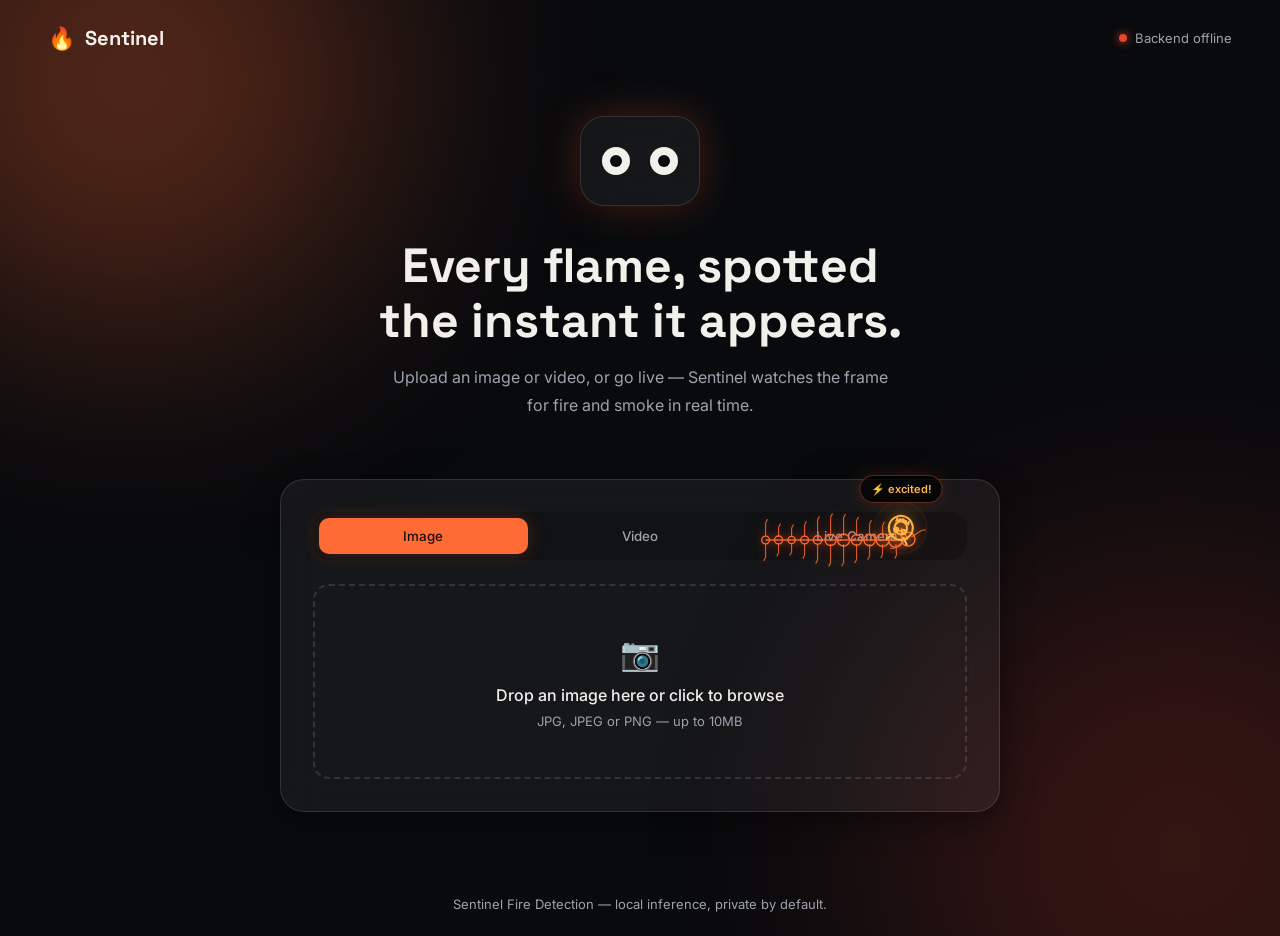
<file: frontend/assets/index.html>
<!DOCTYPE html>
<html lang="en">
<head>
  <meta charset="UTF-8" />

  <meta name="viewport"
        content="width=device-width, initial-scale=1.0" />

  <meta name="theme-color" content="#080a0d" />

  <title>Sentinel — AI Fire Detection</title>

  <link rel="preconnect" href="https://fonts.googleapis.com">

  <link
    href="https://fonts.googleapis.com/css2?family=Space+Grotesk:wght@400;500;600;700&family=Inter:wght@400;500;600&display=swap"
    rel="stylesheet"
  >

  <link rel="stylesheet" href="style.css" />
</head>

<body>

  <!-- =====================================================
       BACKGROUND
  ====================================================== -->

  <div class="bg-glow bg-glow-1"></div>
  <div class="bg-glow bg-glow-2"></div>
  <div class="grid-background"></div>


  <!-- =====================================================
       SKELETON CREATURE
  ====================================================== -->

  <canvas id="creatureCanvas"></canvas>

  <div id="creatureEmotion">
    <span id="emotionText">...</span>
  </div>


  <!-- =====================================================
       HEADER
  ====================================================== -->

  <header class="topbar">

    <div class="brand">

      <span class="brand-mark">🔥</span>

      <span class="brand-name">
        Sentinel
      </span>

    </div>

    <nav class="topbar-status">

      <span
        class="status-dot"
        id="apiStatusDot">
      </span>

      <span id="apiStatusText">
        Checking system…
      </span>

    </nav>

  </header>


  <!-- =====================================================
       HERO
  ====================================================== -->

  <section class="hero">

    <div class="mascot-wrap">

      <div
        class="mascot glass"
        id="mascot">

        <div
          class="mascot-eye left"
          id="eyeLeft">

          <div class="pupil"></div>

        </div>

        <div
          class="mascot-eye right"
          id="eyeRight">

          <div class="pupil"></div>

        </div>

      </div>

    </div>


    <h1 class="hero-title">
      Every flame, spotted<br>
      the instant it appears.
    </h1>


    <p class="hero-sub">
      Upload an image or video, or go live —
      Sentinel watches the frame for fire and
      smoke in real time.
    </p>

  </section>


  <!-- =====================================================
       DETECTION PANEL
  ====================================================== -->

  <section
    class="panel glass"
    id="detectPanel">


    <!-- TABS -->

    <div class="tabs">

      <button
        class="tab active"
        data-tab="image">

        Image

      </button>


      <button
        class="tab"
        data-tab="video">

        Video

      </button>


      <button
        class="tab"
        data-tab="live">

        Live Camera

      </button>

    </div>


    <!-- ===================================================
         IMAGE
    ==================================================== -->

    <div
      class="tab-content active"
      id="tab-image">


      <label
        class="dropzone"
        id="dropzoneImage">

        <input
          type="file"
          id="imageInput"
          accept=".jpg,.jpeg,.png,image/jpeg,image/png"
          hidden
        />


        <span class="dropzone-icon">
          📷
        </span>


        <span class="dropzone-text">
          Drop an image here or click to browse
        </span>


        <span class="dropzone-hint">
          JPG, JPEG or PNG — up to 10MB
        </span>

      </label>


      <div
        class="results"
        id="resultsImage"
        hidden>


        <div class="result-media">

          <img
            id="resultImageEl"
            alt="AI detection result"
          />

        </div>


        <div class="result-info">

          <div
            class="result-badge"
            id="resultBadgeImage">

            Analyzing…

          </div>


          <ul
            class="result-detections"
            id="resultDetectionsImage">
          </ul>

        </div>

      </div>

    </div>


    <!-- ===================================================
         VIDEO
    ==================================================== -->

    <div
      class="tab-content"
      id="tab-video">


      <label
        class="dropzone"
        id="dropzoneVideo">

        <input
          type="file"
          id="videoInput"
          accept=".mp4,.avi,.mov,video/mp4,video/quicktime,video/x-msvideo"
          hidden
        />


        <span class="dropzone-icon">
          🎬
        </span>


        <span class="dropzone-text">
          Drop a video here or click to browse
        </span>


        <span class="dropzone-hint">
          MP4, AVI or MOV — up to 10MB
        </span>

      </label>


      <div
        class="results"
        id="resultsVideo"
        hidden>


        <div class="result-media">

          <video
            id="resultVideoEl"
            controls
            playsinline>
          </video>

        </div>


        <div class="result-info">

          <div
            class="result-badge"
            id="resultBadgeVideo">

            Analyzing…

          </div>


          <ul
            class="result-detections"
            id="resultDetectionsVideo">
          </ul>

        </div>

      </div>

    </div>


    <!-- ===================================================
         LIVE CAMERA
    ==================================================== -->

    <div
      class="tab-content"
      id="tab-live">


      <div class="live-stage">

        <video
          id="liveVideo"
          autoplay
          muted
          playsinline>
        </video>


        <canvas
          id="liveCanvas"
          hidden>
        </canvas>


        <img
          id="liveOutput"
          alt="Live detection output"
        />


        <div
          class="live-alert"
          id="liveAlert">

          Camera off

        </div>

      </div>


      <button
        class="btn-primary"
        id="liveToggleBtn">

        Start Live Detection

      </button>

    </div>


    <!-- LOADING -->

    <div
      class="loading"
      id="loadingState"
      hidden>

      <div class="spinner"></div>

      <span>
        Analyzing frame…
      </span>

    </div>

  </section>


  <!-- =====================================================
       FOOTER
  ====================================================== -->

  <footer class="footer">

    <span>
      Sentinel Fire Detection —
      local inference, private by default.
    </span>

  </footer>


  <script src="script.js"></script>

</body>
</html>
</file>
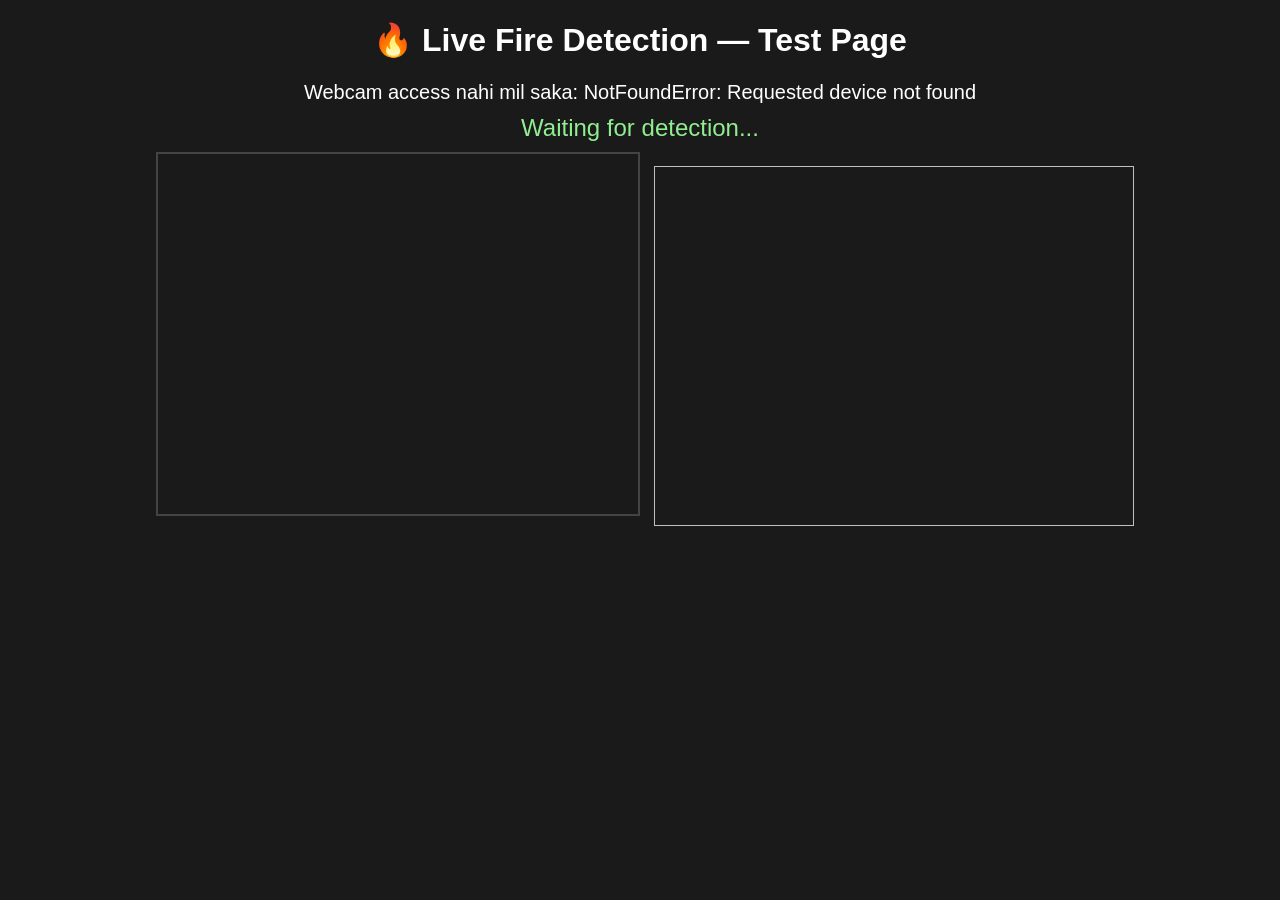
<file: test_live.html>
<!DOCTYPE html>
<html>
<head>
    <title>Live Fire Detection Test</title>
    <style>
        body { font-family: Arial; background: #1a1a1a; color: white; text-align: center; }
        #status { font-size: 20px; margin: 10px; }
        #video, #canvas { border: 2px solid #444; margin: 10px; }
        .fire-alert { color: red; font-weight: bold; font-size: 24px; }
        .safe { color: lightgreen; font-size: 24px; }
    </style>
</head>
<body>
    <h1>🔥 Live Fire Detection — Test Page</h1>
    <div id="status">Connecting...</div>
    <div id="result" class="safe">Waiting for detection...</div>

    <video id="video" width="480" height="360" autoplay muted></video>
    <canvas id="canvas" width="480" height="360" style="display:none;"></canvas>
    <img id="output" width="480" height="360" />

    <script>
        const video = document.getElementById('video');
        const canvas = document.getElementById('canvas');
        const output = document.getElementById('output');
        const statusDiv = document.getElementById('status');
        const resultDiv = document.getElementById('result');
        const ctx = canvas.getContext('2d');

        // Step 1: Webcam access karna
        navigator.mediaDevices.getUserMedia({ video: true })
            .then(stream => {
                video.srcObject = stream;
            })
            .catch(err => {
                statusDiv.innerText = "Webcam access nahi mil saka: " + err;
            });

        // Step 2: WebSocket connection banana
        const ws = new WebSocket("ws://127.0.0.1:8000/api/detect/live");

        ws.onopen = () => {
            statusDiv.innerText = "Connected! Live detection shuru ho rahi hai...";
            sendFrame();
        };

        ws.onerror = (err) => {
            statusDiv.innerText = "WebSocket error - console check karein.";
            console.error(err);
        };

        ws.onclose = () => {
            statusDiv.innerText = "Connection band ho gayi.";
        };

        // Step 3: Har result aane par UI update karna
        ws.onmessage = (event) => {
            const data = JSON.parse(event.data);
            if (data.error) {
                console.error(data.error);
                return;
            }
            output.src = data.annotated_frame;
            if (data.fire_detected) {
                resultDiv.innerText = "🔥 FIRE DETECTED!";
                resultDiv.className = "fire-alert";
            } else {
                resultDiv.innerText = "✅ Sab theek hai — koi fire nahi.";
                resultDiv.className = "safe";
            }
            // Agla frame bhejna (thodi delay ke sath, taake server overload na ho)
            setTimeout(sendFrame, 300);
        };

        // Step 4: Frame capture kar ke bhejna
        function sendFrame() {
            if (ws.readyState !== WebSocket.OPEN) return;
            ctx.drawImage(video, 0, 0, canvas.width, canvas.height);
            const frameData = canvas.toDataURL('image/jpeg', 0.7);
            ws.send(frameData);
        }
    </script>
</body>
</html>
</file>
<file: frontend/assets/style.css>
/* =========================================================
   SENTINEL FIRE DETECTION
   PREMIUM DARK GLASS UI
========================================================= */

[hidden] {
  display: none !important;
}


/* =========================================================
   DESIGN TOKENS
========================================================= */

:root {

  --bg: #080a0d;

  --ember: #ff6b35;
  --ember-hot: #e8442c;
  --amber: #ffb84d;

  --safe: #4ade80;

  --text: #f2f0eb;
  --text-dim: #9ca3af;

  --glass-bg:
    rgba(255,255,255,0.055);

  --glass-border:
    rgba(255,255,255,0.12);

  --radius-lg: 24px;
  --radius-md: 16px;

  --font-display:
    'Space Grotesk',
    sans-serif;

  --font-body:
    'Inter',
    sans-serif;
}


/* =========================================================
   RESET
========================================================= */

* {

  box-sizing: border-box;

  margin: 0;

  padding: 0;

}


html {

  scroll-behavior: smooth;

}


body {

  background: var(--bg);

  color: var(--text);

  font-family: var(--font-body);

  min-height: 100vh;

  overflow-x: hidden;

  position: relative;

}


/* =========================================================
   BACKGROUND
========================================================= */

.bg-glow {

  position: fixed;

  border-radius: 50%;

  filter: blur(130px);

  pointer-events: none;

  z-index: -3;

  opacity: .32;

}


.bg-glow-1 {

  width: 500px;
  height: 500px;

  background: var(--ember);

  top: -170px;
  left: -120px;

}


.bg-glow-2 {

  width: 600px;
  height: 600px;

  background: var(--ember-hot);

  right: -200px;
  bottom: -250px;

  opacity: .20;

}


.grid-background {

  position: fixed;

  inset: 0;

  pointer-events: none;

  z-index: -4;

  opacity: .15;

  background-image:

    linear-gradient(
      rgba(255,255,255,.035) 1px,
      transparent 1px
    ),

    linear-gradient(
      90deg,
      rgba(255,255,255,.035) 1px,
      transparent 1px
    );

  background-size: 50px 50px;

  mask-image:
    radial-gradient(
      ellipse at center,
      black,
      transparent 80%
    );

}


/* =========================================================
   GLASS
========================================================= */

.glass {

  background: var(--glass-bg);

  border:
    1px solid var(--glass-border);

  backdrop-filter:
    blur(20px);

  -webkit-backdrop-filter:
    blur(20px);

  box-shadow:
    0 8px 32px
    rgba(0,0,0,.45);

}


/* =========================================================
   CREATURE CANVAS
========================================================= */

#creatureCanvas {

  position: fixed;

  inset: 0;

  width: 100%;
  height: 100%;

  pointer-events: none;

  z-index: 50;

}


/* =========================================================
   CREATURE EMOTION
========================================================= */

#creatureEmotion {

  position: fixed;

  pointer-events: none;

  z-index: 60;

  opacity: 0;

  transform:
    translate(-50%, -100%)
    scale(.7);

  transition:
    opacity .25s ease,
    transform .25s ease;

}


#creatureEmotion.visible {

  opacity: 1;

  transform:
    translate(-50%, -100%)
    scale(1);

}


#emotionText {

  display: block;

  padding: 6px 10px;

  border-radius: 999px;

  background:
    rgba(0,0,0,.72);

  border:
    1px solid
    rgba(255,107,53,.35);

  color:
    var(--amber);

  font-size: 11px;

  font-weight: 600;

  white-space: nowrap;

  box-shadow:
    0 0 20px
    rgba(255,107,53,.15);

}


/* =========================================================
   TOPBAR
========================================================= */

.topbar {

  display: flex;

  justify-content: space-between;

  align-items: center;

  padding:
    24px 48px;

  position: relative;

  z-index: 10;

}


.brand {

  display: flex;

  align-items: center;

  gap: 10px;

  font-family:
    var(--font-display);

  font-weight: 700;

  font-size: 20px;

}


.brand-mark {

  font-size: 22px;

}


.topbar-status {

  display: flex;

  align-items: center;

  gap: 8px;

  font-size: 13px;

  color:
    var(--text-dim);

}


.status-dot {

  width: 8px;
  height: 8px;

  border-radius: 50%;

  background:
    var(--text-dim);

}


.status-dot.online {

  background:
    var(--safe);

  box-shadow:
    0 0 10px var(--safe);

}


.status-dot.offline {

  background:
    var(--ember-hot);

  box-shadow:
    0 0 10px var(--ember-hot);

}


/* =========================================================
   HERO
========================================================= */

.hero {

  text-align: center;

  padding:
    40px 24px 60px;

  position: relative;

  z-index: 5;

}


.mascot-wrap {

  display: flex;

  justify-content: center;

  margin-bottom: 32px;

}


.mascot {

  width: 120px;
  height: 90px;

  border-radius:
    var(--radius-lg);

  display: flex;

  align-items: center;

  justify-content: center;

  gap: 20px;

  box-shadow:

    0 0 40px
    rgba(255,107,53,.25),

    0 8px 32px
    rgba(0,0,0,.4);

}


.mascot-eye {

  width: 28px;
  height: 28px;

  background:
    var(--text);

  border-radius: 50%;

  position: relative;

  overflow: hidden;

}


.pupil {

  width: 12px;
  height: 12px;

  background:
    var(--bg);

  border-radius: 50%;

  position: absolute;

  top: 8px;
  left: 8px;

  transition:
    transform .08s linear;

}


.hero-title {

  font-family:
    var(--font-display);

  font-weight: 700;

  font-size:
    clamp(28px, 5vw, 48px);

  line-height: 1.15;

  margin-bottom: 16px;

}


.hero-sub {

  color:
    var(--text-dim);

  font-size: 16px;

  line-height: 1.7;

  max-width: 520px;

  margin: auto;

}


/* =========================================================
   PANEL
========================================================= */

.panel {

  max-width: 720px;

  margin:
    0 auto 60px;

  border-radius:
    var(--radius-lg);

  padding: 32px;

  position: relative;

  z-index: 5;

}


.tabs {

  display: flex;

  gap: 8px;

  background:
    rgba(0,0,0,.25);

  padding: 6px;

  border-radius:
    var(--radius-md);

  margin-bottom: 24px;

}


.tab {

  flex: 1;

  padding:
    10px 16px;

  background: transparent;

  border: none;

  border-radius: 10px;

  color:
    var(--text-dim);

  font-family:
    var(--font-body);

  font-weight: 500;

  cursor: pointer;

  transition:
    all .2s ease;

}


.tab:hover {

  color:
    var(--text);

}


.tab.active {

  background:
    var(--ember);

  color:
    #1a0f0a;

  box-shadow:
    0 0 20px
    rgba(255,107,53,.20);

}


.tab-content {

  display: none;

}


.tab-content.active {

  display: block;

}


/* =========================================================
   DROPZONE
========================================================= */

.dropzone {

  display: flex;

  flex-direction: column;

  align-items: center;

  justify-content: center;

  gap: 8px;

  border:
    2px dashed
    var(--glass-border);

  border-radius:
    var(--radius-md);

  padding:
    48px 24px;

  cursor: pointer;

  transition:
    all .2s ease;

  text-align: center;

}


.dropzone:hover,
.dropzone.dragover {

  border-color:
    var(--ember);

  background:
    rgba(255,107,53,.06);

  box-shadow:
    inset 0 0 30px
    rgba(255,107,53,.04);

}


.dropzone-icon {

  font-size: 32px;

  margin-bottom: 4px;

}


.dropzone-text {

  font-weight: 500;

}


.dropzone-hint {

  font-size: 13px;

  color:
    var(--text-dim);

}


/* =========================================================
   RESULTS
========================================================= */

.results {

  margin-top: 24px;

  display: flex;

  gap: 20px;

  flex-wrap: wrap;

}


.result-media {

  flex: 1;

  min-width: 240px;

  border-radius:
    var(--radius-md);

  overflow: hidden;

  background:
    #050608;

}


.result-media img,
.result-media video {

  width: 100%;

  display: block;

  max-height: 420px;

  object-fit: contain;

}


.result-info {

  flex: 1;

  min-width: 200px;

}


.result-badge {

  display: inline-block;

  padding:
    8px 16px;

  border-radius:
    999px;

  font-weight: 600;

  font-size: 14px;

  margin-bottom: 12px;

}


.result-badge.fire {

  background:
    rgba(232,68,44,.15);

  color:
    var(--ember-hot);

  border:
    1px solid
    var(--ember-hot);

}


.result-badge.safe {

  background:
    rgba(74,222,128,.10);

  color:
    var(--safe);

  border:
    1px solid
    var(--safe);

}


.result-detections {

  list-style: none;

  font-size: 14px;

  color:
    var(--text-dim);

  display: flex;

  flex-direction: column;

  gap: 7px;

}


.result-detections li {

  padding:
    8px 10px;

  background:
    rgba(255,255,255,.025);

  border-radius: 8px;

}


/* =========================================================
   LIVE CAMERA
========================================================= */

.live-stage {

  position: relative;

  width: 100%;

  aspect-ratio: 4 / 3;

  background:
    rgba(0,0,0,.5);

  border-radius:
    var(--radius-md);

  overflow: hidden;

  margin-bottom: 16px;

  border:
    1px solid
    rgba(255,255,255,.08);

}


.live-stage video,
.live-stage img {

  width: 100%;
  height: 100%;

  object-fit: cover;

  position: absolute;

  inset: 0;

}


.live-stage video {

  opacity: 0;

}


.live-stage img {

  background:
    #050608;

}


.live-alert {

  position: absolute;

  top: 12px;
  left: 12px;

  background:
    rgba(0,0,0,.6);

  backdrop-filter:
    blur(8px);

  padding:
    6px 14px;

  border-radius:
    999px;

  font-size: 13px;

  font-weight: 500;

}


.live-alert.fire {

  background:
    rgba(232,68,44,.88);

  color: white;

  box-shadow:
    0 0 20px
    rgba(232,68,44,.35);

}


.live-alert.safe {

  background:
    rgba(74,222,128,.12);

  color:
    var(--safe);

  border:
    1px solid
    rgba(74,222,128,.3);

}


/* =========================================================
   BUTTON
========================================================= */

.btn-primary {

  width: 100%;

  padding: 14px;

  background:
    var(--ember);

  color:
    #1a0f0a;

  border: none;

  border-radius:
    var(--radius-md);

  font-family:
    var(--font-body);

  font-weight: 600;

  font-size: 15px;

  cursor: pointer;

  transition:
    all .2s ease;

}


.btn-primary:hover {

  background:
    var(--amber);

  transform:
    translateY(-1px);

}


.btn-primary.active {

  background:
    var(--ember-hot);

  color: white;

}


/* =========================================================
   LOADING
========================================================= */

.loading {

  display: flex;

  align-items: center;

  justify-content: center;

  gap: 12px;

  padding: 32px;

  color:
    var(--text-dim);

}


.spinner {

  width: 20px;
  height: 20px;

  border:
    2px solid
    var(--glass-border);

  border-top-color:
    var(--ember);

  border-radius: 50%;

  animation:
    spin .7s linear infinite;

}


@keyframes spin {

  to {
    transform: rotate(360deg);
  }

}


/* =========================================================
   FOOTER
========================================================= */

.footer {

  text-align: center;

  padding: 24px;

  color:
    var(--text-dim);

  font-size: 13px;

  position: relative;

  z-index: 5;

}


/* =========================================================
   MOBILE
========================================================= */

@media (max-width: 600px) {

  .topbar {

    padding:
      20px;

  }


  .panel {

    margin:
      0 16px 40px;

    padding:
      20px;

  }


  .hero {

    padding:
      30px 20px 45px;

  }


  .tabs {

    gap: 4px;

  }


  .tab {

    padding:
      10px 7px;

    font-size: 12px;

  }


  #creatureCanvas {

    opacity: .75;

  }

}
</file>
